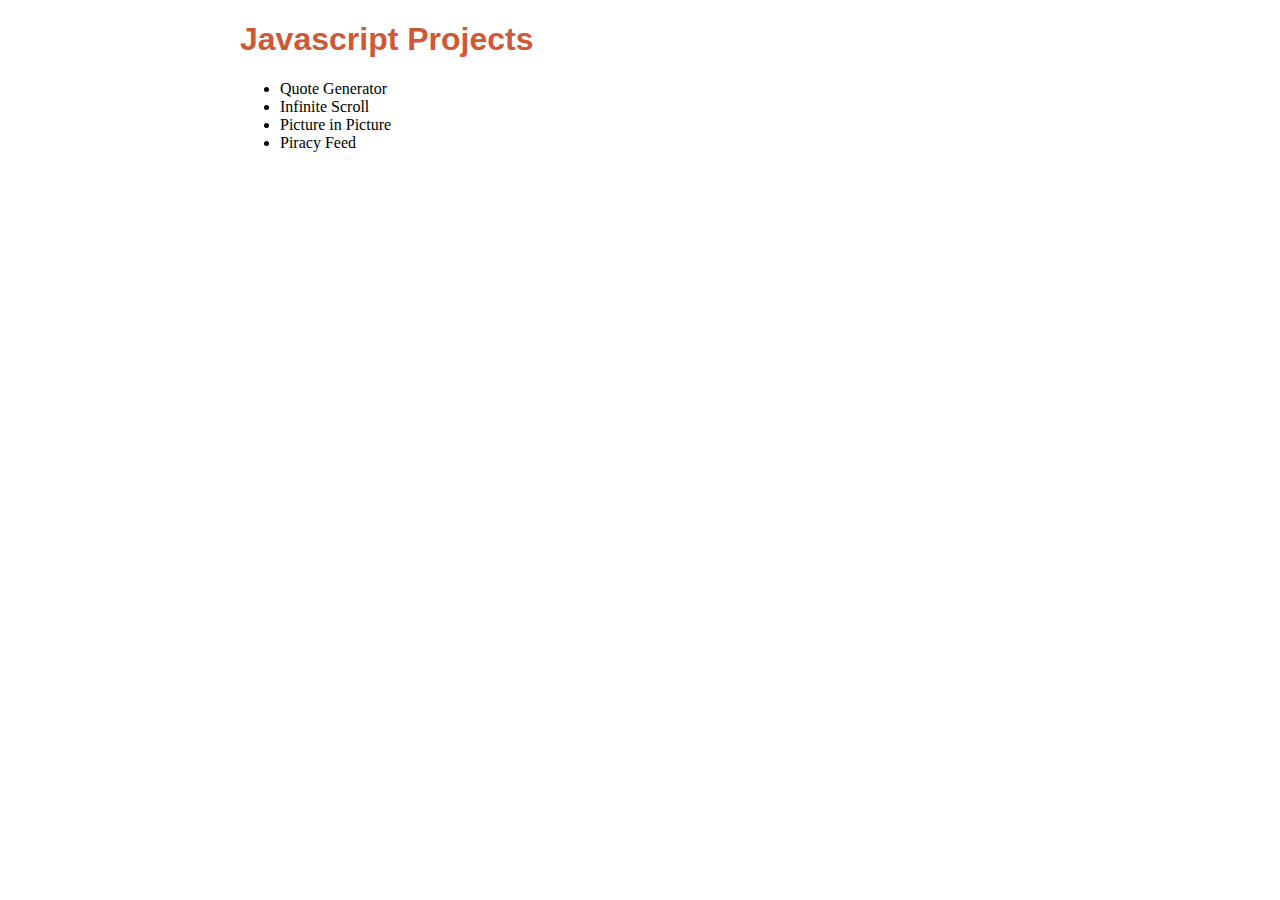
<file: index.html>
<!DOCTYPE html>
<html lang="en">
<head>
  <meta charset="utf-8">
  <title>50 Javascript Projects</title>
  <style>
    body {
        margin: 10px auto;
        max-width: 800px;
    }
    h1 {
      font-family: Impact, sans-serif;
      color: #CE5937;
    }
  </style>
</head>
<body>

  <h1>Javascript Projects</h1>
  <ul>
    <li>Quote Generator</li>
    <li>Infinite Scroll</li>
    <li>Picture in Picture</li>
    <li>Piracy Feed</li>
  </ul>
</body>
</html>
</file>
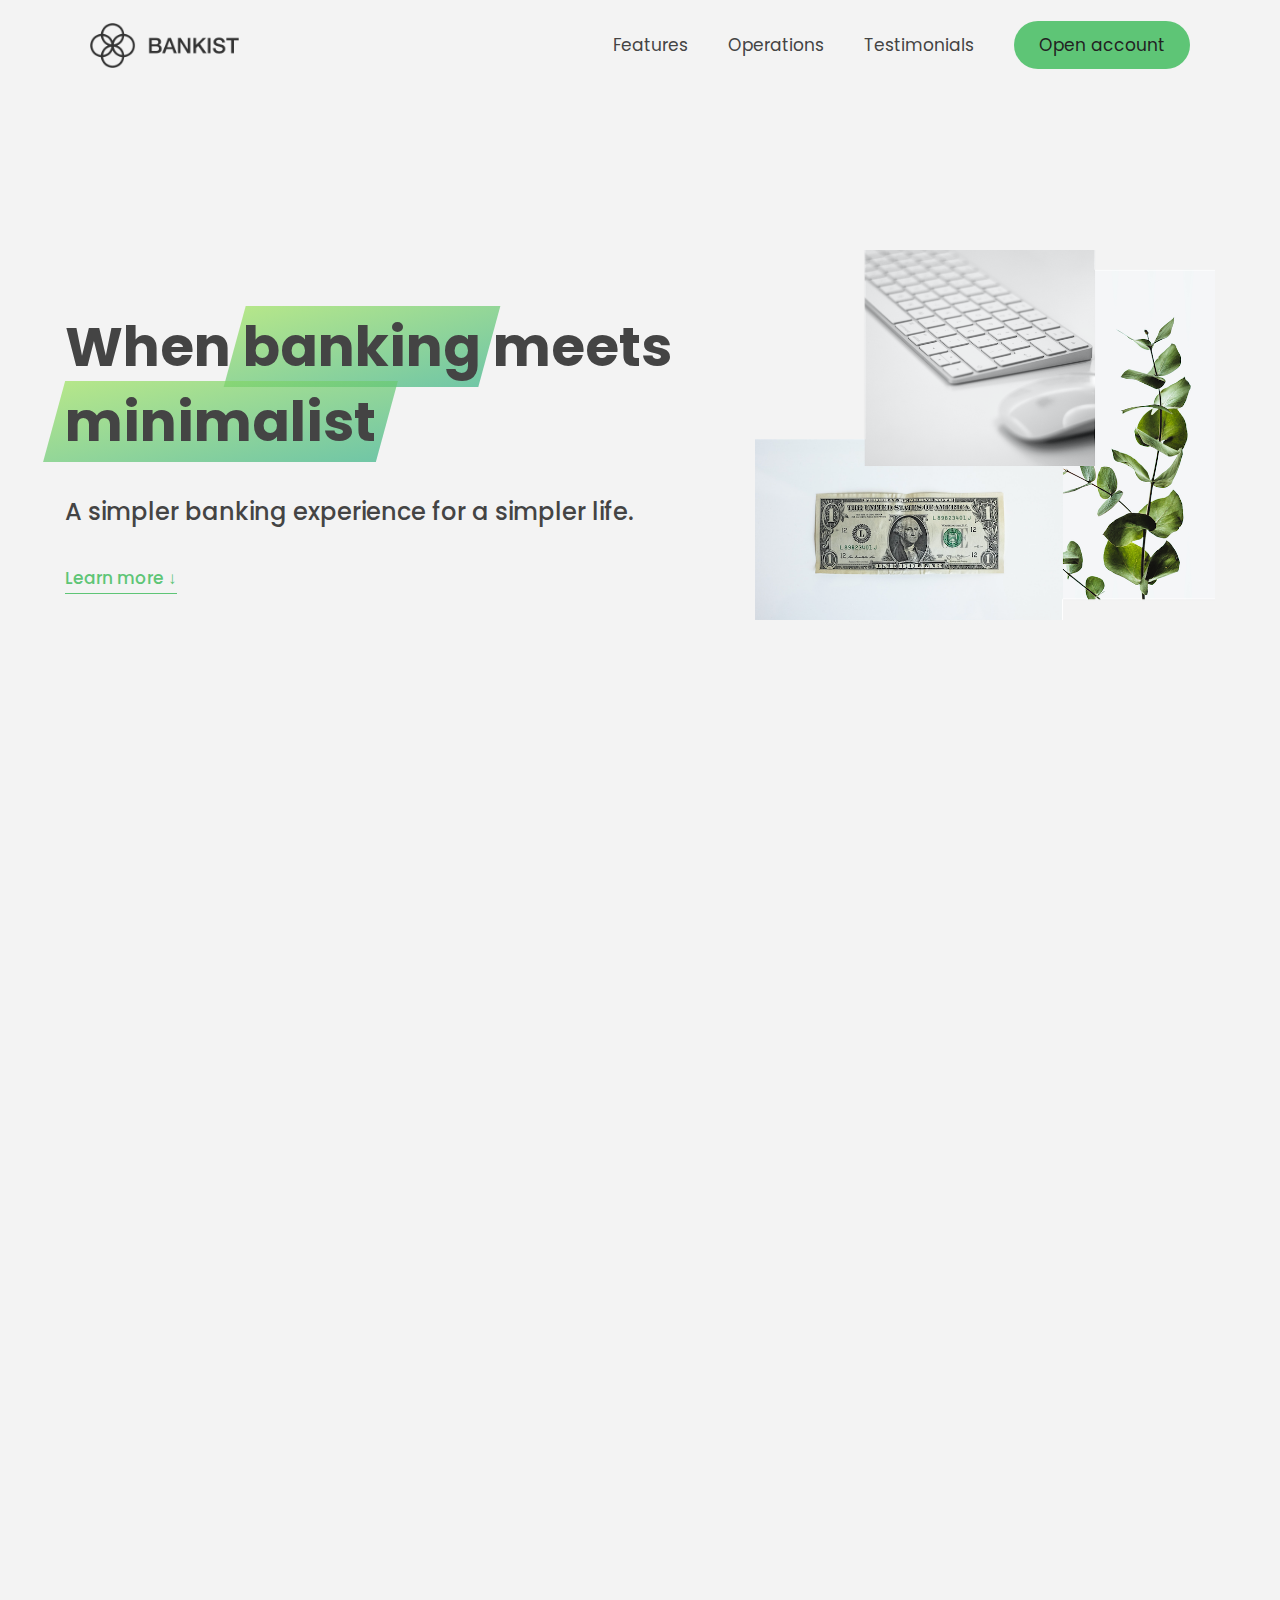
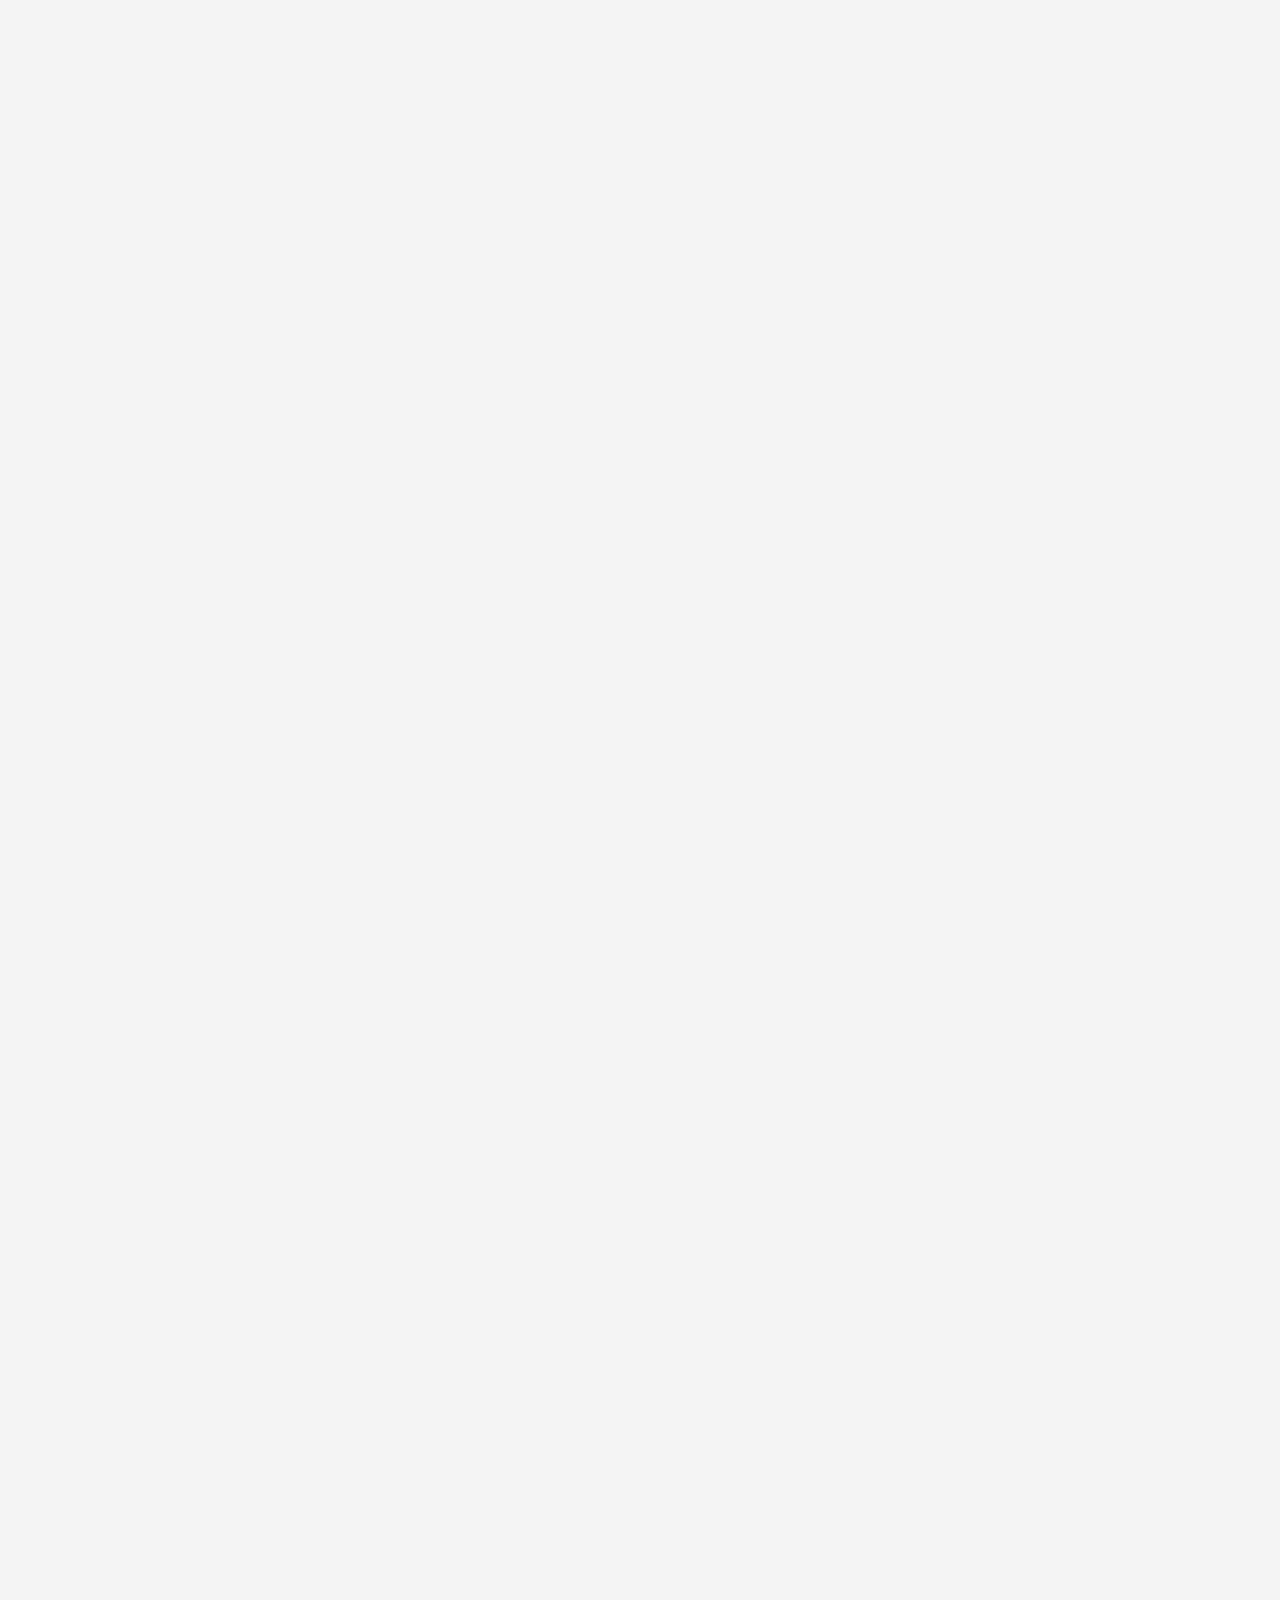
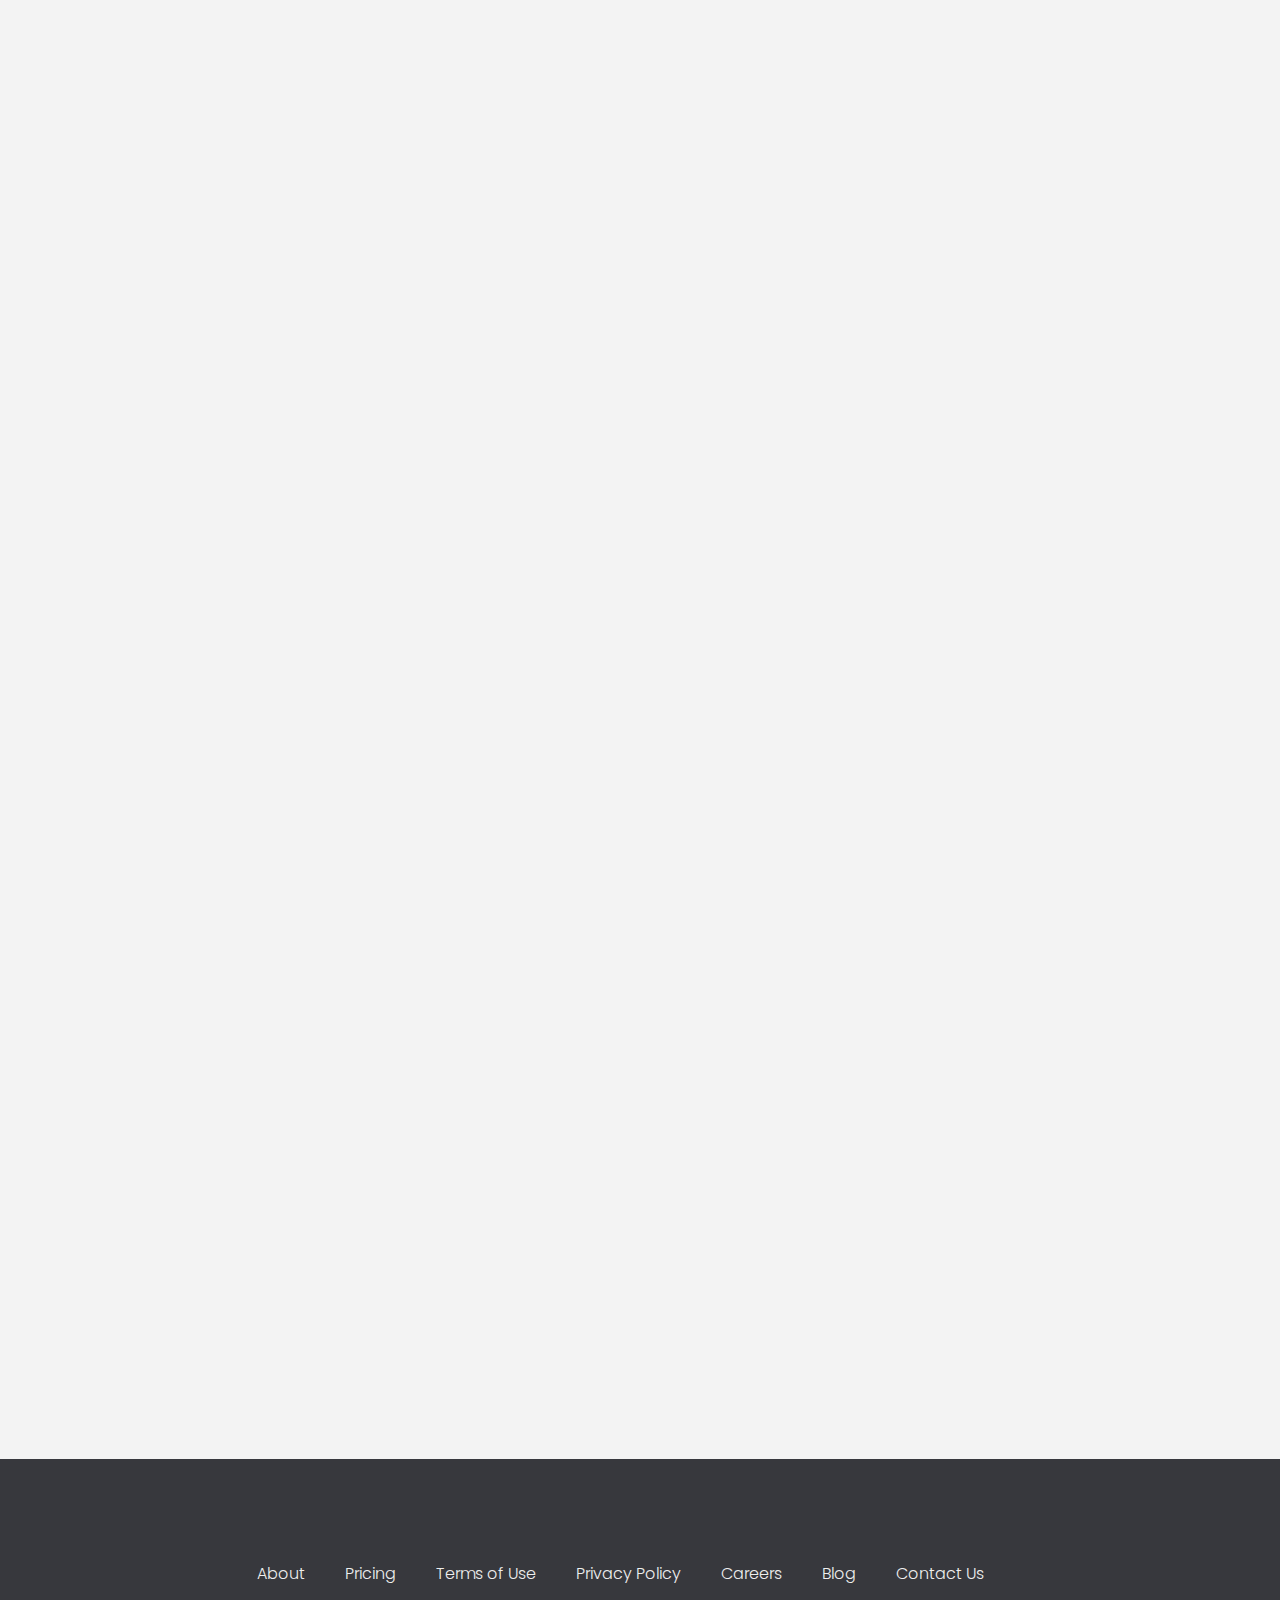
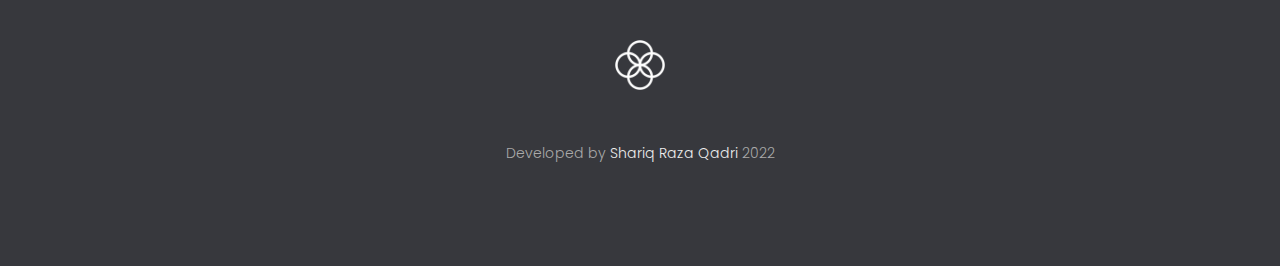
<file: bankist/index.html>
<!DOCTYPE html>
<html lang="en">
  <head>
    <meta charset="UTF-8" />
    <meta name="viewport" content="width=device-width, initial-scale=1.0" />
    <meta http-equiv="X-UA-Compatible" content="ie=edge" />
    <link rel="shortcut icon" type="image/png" href="img/icon.png" />

    <link
      href="https://fonts.googleapis.com/css?family=Poppins:300,400,500,600&display=swap"
      rel="stylesheet"
    />
    <link rel="stylesheet" href="style.css" />
    <title>Bankist | When Banking meets Minimalist</title>
    <script defer src="script.js"></script>
  </head>
  <body>
    <header class="header">
      <nav class="nav">
        <img
          src="img/logo.png"
          alt="Bankist logo"
          class="nav__logo"
          id="logo"
        />
        <ul class="nav__links">
          <li class="nav__item">
            <a class="nav__link" href="#section--1">Features</a>
          </li>
          <li class="nav__item">
            <a class="nav__link" href="#section--2">Operations</a>
          </li>
          <li class="nav__item">
            <a class="nav__link" href="#section--3">Testimonials</a>
          </li>
          <li class="nav__item">
            <a class="nav__link nav__link--btn btn--show-modal" href="#"
              >Open account</a
            >
          </li>
        </ul>
      </nav>

      <div class="header__title">
        <h1>
          When
          <!-- Green highlight effect -->
          <span class="highlight">banking</span>
          meets<br />
          <span class="highlight">minimalist</span>
        </h1>
        <h4>A simpler banking experience for a simpler life.</h4>
        <button class="btn--text btn--scroll-to">Learn more &DownArrow;</button>
        <img
          src="img/hero.png"
          class="header__img"
          alt="Minimalist bank items"
        />
      </div>
    </header>

    <section class="section" id="section--1">
      <div class="section__title">
        <h2 class="section__description">Features</h2>
        <h3 class="section__header">
          Everything you need in a modern bank and more.
        </h3>
      </div>

      <div class="features">
        <img
          src="img/digital-lazy.jpg"
          data-src="img/digital.jpg"
          alt="Computer"
          class="features__img lazy-img"
        />
        <div class="features__feature">
          <div class="features__icon">
            <svg>
              <use xlink:href="img/icons.svg#icon-monitor"></use>
            </svg>
          </div>
          <h5 class="features__header">100% digital bank</h5>
          <p>
            Lorem ipsum dolor sit amet consectetur adipisicing elit. Unde alias
            sint quos? Accusantium a fugiat porro reiciendis saepe quibusdam
            debitis ducimus.
          </p>
        </div>

        <div class="features__feature">
          <div class="features__icon">
            <svg>
              <use xlink:href="img/icons.svg#icon-trending-up"></use>
            </svg>
          </div>
          <h5 class="features__header">Watch your money grow</h5>
          <p>
            Nesciunt quos autem dolorum voluptates cum dolores dicta fuga
            inventore ab? Nulla incidunt eius numquam sequi iste pariatur
            quibusdam!
          </p>
        </div>
        <img
          src="img/grow-lazy.jpg"
          data-src="img/grow.jpg"
          alt="Plant"
          class="features__img lazy-img"
        />

        <img
          src="img/card-lazy.jpg"
          data-src="img/card.jpg"
          alt="Credit card"
          class="features__img lazy-img"
        />
        <div class="features__feature">
          <div class="features__icon">
            <svg>
              <use xlink:href="img/icons.svg#icon-credit-card"></use>
            </svg>
          </div>
          <h5 class="features__header">Free debit card included</h5>
          <p>
            Quasi, fugit in cumque cupiditate reprehenderit debitis animi enim
            eveniet consequatur odit quam quos possimus assumenda dicta fuga
            inventore ab.
          </p>
        </div>
      </div>
    </section>

    <section class="section" id="section--2">
      <div class="section__title">
        <h2 class="section__description">Operations</h2>
        <h3 class="section__header">
          Everything as simple as possible, but no simpler.
        </h3>
      </div>

      <div class="operations">
        <div class="operations__tab-container">
          <button
            class="btn operations__tab operations__tab--1 operations__tab--active"
            data-tab="1"
          >
            <span>01</span>Instant Transfers
          </button>
          <button class="btn operations__tab operations__tab--2" data-tab="2">
            <span>02</span>Instant Loans
          </button>
          <button class="btn operations__tab operations__tab--3" data-tab="3">
            <span>03</span>Instant Closing
          </button>
        </div>
        <div
          class="operations__content operations__content--1 operations__content--active"
        >
          <div class="operations__icon operations__icon--1">
            <svg>
              <use xlink:href="img/icons.svg#icon-upload"></use>
            </svg>
          </div>
          <h5 class="operations__header">
            Tranfser money to anyone, instantly! No fees, no BS.
          </h5>
          <p>
            Lorem ipsum dolor sit amet, consectetur adipisicing elit, sed do
            eiusmod tempor incididunt ut labore et dolore magna aliqua. Ut enim
            ad minim veniam, quis nostrud exercitation ullamco laboris nisi ut
            aliquip ex ea commodo consequat.
          </p>
        </div>

        <div class="operations__content operations__content--2">
          <div class="operations__icon operations__icon--2">
            <svg>
              <use xlink:href="img/icons.svg#icon-home"></use>
            </svg>
          </div>
          <h5 class="operations__header">
            Buy a home or make your dreams come true, with instant loans.
          </h5>
          <p>
            Duis aute irure dolor in reprehenderit in voluptate velit esse
            cillum dolore eu fugiat nulla pariatur. Excepteur sint occaecat
            cupidatat non proident, sunt in culpa qui officia deserunt mollit
            anim id est laborum.
          </p>
        </div>
        <div class="operations__content operations__content--3">
          <div class="operations__icon operations__icon--3">
            <svg>
              <use xlink:href="img/icons.svg#icon-user-x"></use>
            </svg>
          </div>
          <h5 class="operations__header">
            No longer need your account? No problem! Close it instantly.
          </h5>
          <p>
            Excepteur sint occaecat cupidatat non proident, sunt in culpa qui
            officia deserunt mollit anim id est laborum. Ut enim ad minim
            veniam, quis nostrud exercitation ullamco laboris nisi ut aliquip ex
            ea commodo consequat.
          </p>
        </div>
      </div>
    </section>

    <section class="section" id="section--3">
      <div class="section__title section__title--testimonials">
        <h2 class="section__description">Not sure yet?</h2>
        <h3 class="section__header">
          Millions of Bankists are already making their lifes simpler.
        </h3>
      </div>

      <div class="slider">
        <div class="slide slide--1">
          <div class="testimonial">
            <h5 class="testimonial__header">Best financial decision ever!</h5>
            <blockquote class="testimonial__text">
              Lorem ipsum dolor sit, amet consectetur adipisicing elit.
              Accusantium quas quisquam non? Quas voluptate nulla minima
              deleniti optio ullam nesciunt, numquam corporis et asperiores
              laboriosam sunt, praesentium suscipit blanditiis. Necessitatibus
              id alias reiciendis, perferendis facere pariatur dolore veniam
              autem esse non voluptatem saepe provident nihil molestiae.
            </blockquote>
            <address class="testimonial__author">
              <img src="img/user-1.jpg" alt="" class="testimonial__photo" />
              <h6 class="testimonial__name">Aarav Lynn</h6>
              <p class="testimonial__location">San Francisco, USA</p>
            </address>
          </div>
        </div>

        <div class="slide slide--2">
          <div class="testimonial">
            <h5 class="testimonial__header">
              The last step to becoming a complete minimalist
            </h5>
            <blockquote class="testimonial__text">
              Quisquam itaque deserunt ullam, quia ea repellendus provident,
              ducimus neque ipsam modi voluptatibus doloremque, corrupti
              laborum. Incidunt numquam perferendis veritatis neque repellendus.
              Lorem, ipsum dolor sit amet consectetur adipisicing elit. Illo
              deserunt exercitationem deleniti.
            </blockquote>
            <address class="testimonial__author">
              <img src="img/user-2.jpg" alt="" class="testimonial__photo" />
              <h6 class="testimonial__name">Miyah Miles</h6>
              <p class="testimonial__location">London, UK</p>
            </address>
          </div>
        </div>

        <div class="slide slide--3">
          <div class="testimonial">
            <h5 class="testimonial__header">
              Finally free from old-school banks
            </h5>
            <blockquote class="testimonial__text">
              Debitis, nihil sit minus suscipit magni aperiam vel tenetur
              incidunt commodi architecto numquam omnis nulla autem,
              necessitatibus blanditiis modi similique quidem. Odio aliquam
              culpa dicta beatae quod maiores ipsa minus consequatur error sunt,
              deleniti saepe aliquid quos inventore sequi. Necessitatibus id
              alias reiciendis, perferendis facere.
            </blockquote>
            <address class="testimonial__author">
              <img src="img/user-3.jpg" alt="" class="testimonial__photo" />
              <h6 class="testimonial__name">Francisco Gomes</h6>
              <p class="testimonial__location">Lisbon, Portugal</p>
            </address>
          </div>
        </div>

        <!-- <div class="slide"><img src="img/img-1.jpg" alt="Photo 1" /></div>
        <div class="slide"><img src="img/img-2.jpg" alt="Photo 2" /></div>
        <div class="slide"><img src="img/img-3.jpg" alt="Photo 3" /></div>
        <div class="slide"><img src="img/img-4.jpg" alt="Photo 4" /></div> -->
        <button class="slider__btn slider__btn--left">&larr;</button>
        <button class="slider__btn slider__btn--right">&rarr;</button>
        <div class="dots"></div>
      </div>
    </section>

    <section class="section section--sign-up">
      <div class="section__title">
        <h3 class="section__header">
          The best day to join Bankist was one year ago. The second best is
          today!
        </h3>
      </div>
      <button class="btn btn--show-modal">Open your free account today!</button>
    </section>

    <footer class="footer">
      <ul class="footer__nav">
        <li class="footer__item">
          <a class="footer__link" href="#">About</a>
        </li>
        <li class="footer__item">
          <a class="footer__link" href="#">Pricing</a>
        </li>
        <li class="footer__item">
          <a class="footer__link" href="#">Terms of Use</a>
        </li>
        <li class="footer__item">
          <a class="footer__link" href="#">Privacy Policy</a>
        </li>
        <li class="footer__item">
          <a class="footer__link" href="#">Careers</a>
        </li>
        <li class="footer__item">
          <a class="footer__link" href="#">Blog</a>
        </li>
        <li class="footer__item">
          <a class="footer__link" href="#">Contact Us</a>
        </li>
      </ul>
      <img src="img/icon.png" alt="Logo" class="footer__logo" />
      <p class="footer__copyright">
        Developed by
        <a
          class="footer__link twitter-link"
          target="_blank"
          href="https://twitter.com/cosmicqbit"
          >Shariq Raza Qadri</a
        > 2022
      </p>
    </footer>

    <div class="modal hidden">
      <button class="btn--close-modal">&times;</button>
      <h2 class="modal__header">
        Open your bank account <br />
        in just <span class="highlight">5 minutes</span>
      </h2>
      <form class="modal__form">
        <label>First Name</label>
        <input type="text" />
        <label>Last Name</label>
        <input type="text" />
        <label>Email Address</label>
        <input type="email" />
        <button class="btn">Next step &rarr;</button>
      </form>
    </div>
    <div class="overlay hidden"></div>
  </body>
</html>
</file>
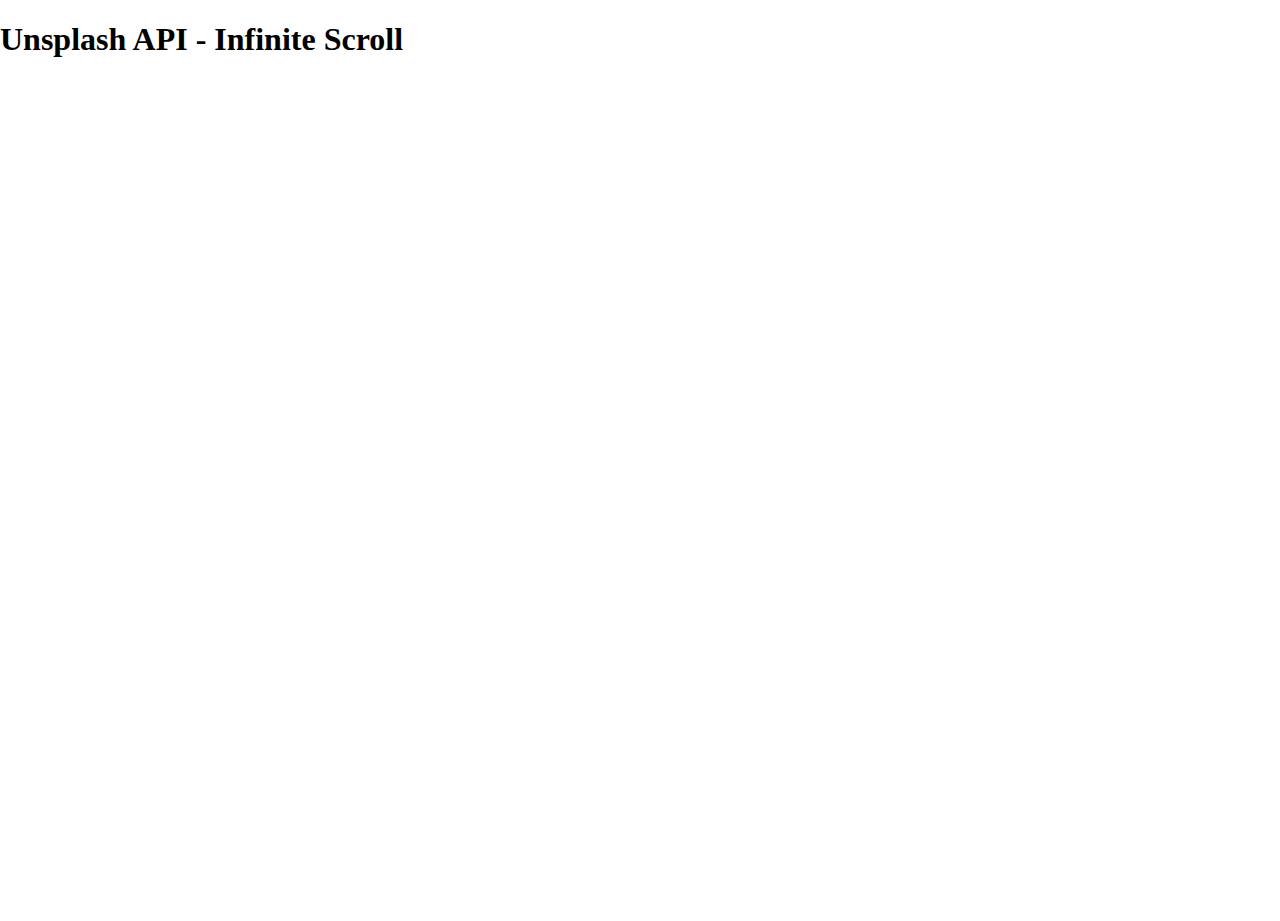
<file: infinite-scroll/index.html>
<!DOCTYPE html>
<html lang="en">
<head>
    <meta charset="UTF-8">
    <meta http-equiv="X-UA-Compatible" content="IE=edge">
    <meta name="viewport" content="width=device-width, initial-scale=1.0">
    <link rel="stylesheet" href="style.css">

    <!-- Favicon -->
    <link rel="icon" type="image/png" href="https://www.google.com/s2/favicons?domain=cosmicqbit.dev">
    
    <title>Infinite Scroll</title>
</head>
<body>
    <!-- Title -->
    <h1>Unsplash API - Infinite Scroll</h1>

    <!-- Loader -->
    <div class="loader" id="loader" hidden>
        <img src="puff.svg" alt="Loading">
    </div>
    <!-- Script -->
    <script src="script.js"></script>
</body>
</html>
</file>
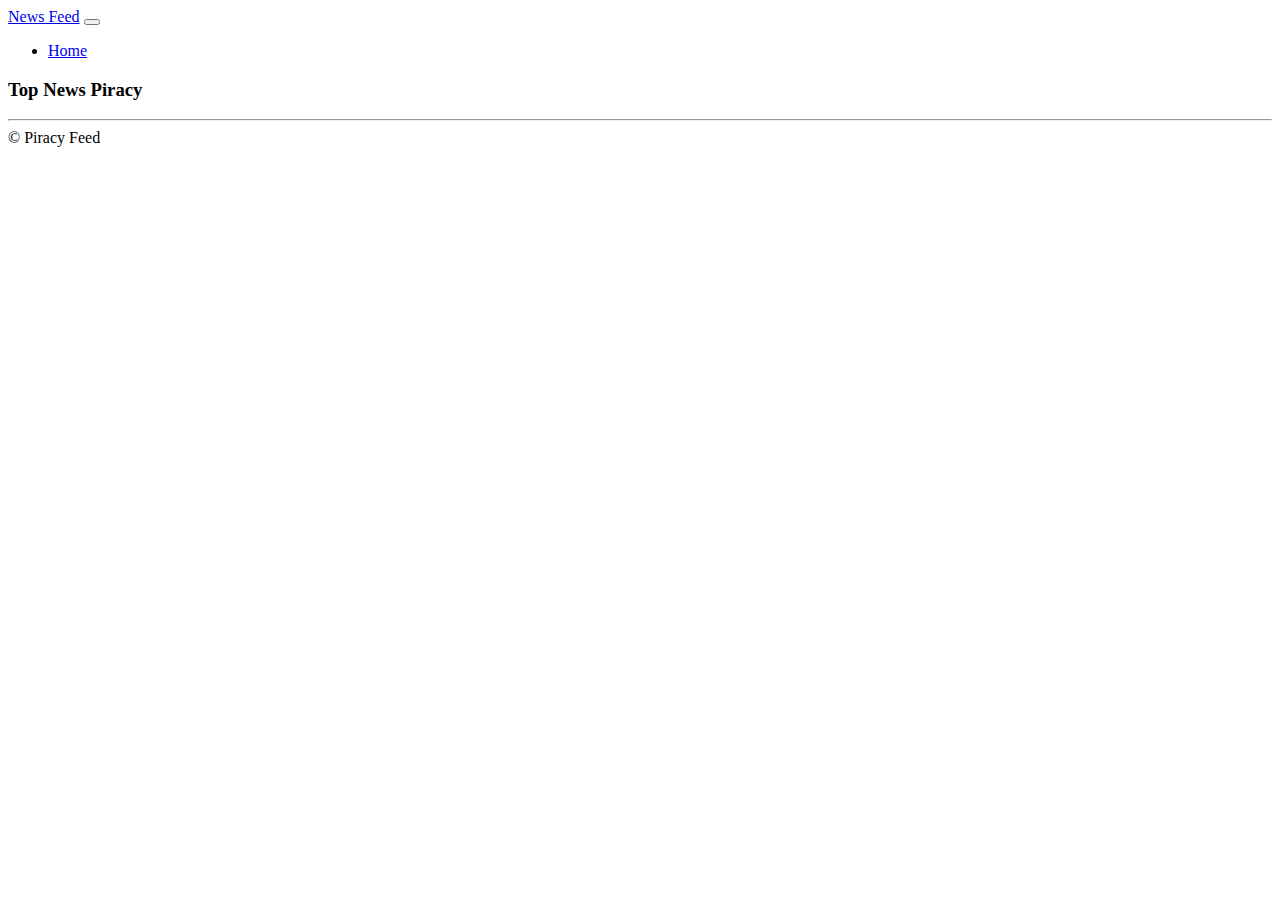
<file: piracy-news/index.html>
<!DOCTYPE html>
<html lang="en">
  <head>
    <!-- Required meta tags -->
    <meta charset="utf-8" />
    <meta name="viewport" content="width=device-width, initial-scale=1" />

    <!-- Bootstrap CSS -->
    <link
      href="https://cdn.jsdelivr.net/npm/bootstrap@5.1.3/dist/css/bootstrap.min.css"
      rel="stylesheet"
      integrity="sha384-1BmE4kWBq78iYhFldvKuhfTAU6auU8tT94WrHftjDbrCEXSU1oBoqyl2QvZ6jIW3"
      crossorigin="anonymous"
    />

    <title>News Feed</title>
  </head>
  <body>
    <nav class="navbar navbar-expand-lg navbar-dark bg-dark py-4 px-5">
      <div class="container-fluid">
        <a class="navbar-brand" href="#">News Feed</a>
        <button
          class="navbar-toggler"
          type="button"
          data-bs-toggle="collapse"
          data-bs-target="#navbarSupportedContent"
          aria-controls="navbarSupportedContent"
          aria-expanded="false"
          aria-label="Toggle navigation"
        >
          <span class="navbar-toggler-icon"></span>
        </button>
        <div class="collapse navbar-collapse" id="navbarSupportedContent">
          <ul class="navbar-nav me-auto mb-2 mb-lg-0">
            <li class="nav-item">
              <a class="nav-link active" aria-current="page" href="#">Home</a>
            </li>
          </ul>
          <!-- <form class="d-flex">
            <input
              class="form-control me-2"
              type="search"
              placeholder="Search"
              aria-label="Search"
            />
            <button class="btn btn-outline-success" type="submit">
              Search
            </button>
          </form> -->
        </div>
      </div>
    </nav>

    <div class="container my-5">
      <h3>Top News <span class="badge bg-info text-dark"> Piracy</span></h3>
      <hr />

      <div class="accordion" id="newsAccordion">
        
      </div>
      <div class="container">
        <footer class="d-flex flex-wrap justify-content-center align-items-center py-3 my-4 border-top">
          <div class="col-md-4 d-flex align-items-center">
            <span class="text-muted">&copy; Piracy Feed </span>
          </div>
        </footer>
        </div>
    </div>

    <script
      src="https://cdn.jsdelivr.net/npm/bootstrap@5.1.3/dist/js/bootstrap.bundle.min.js"
      integrity="sha384-ka7Sk0Gln4gmtz2MlQnikT1wXgYsOg+OMhuP+IlRH9sENBO0LRn5q+8nbTov4+1p"
      crossorigin="anonymous"
    ></script>
    <script src="app.js"></script>
  </body>
</html>
</file>
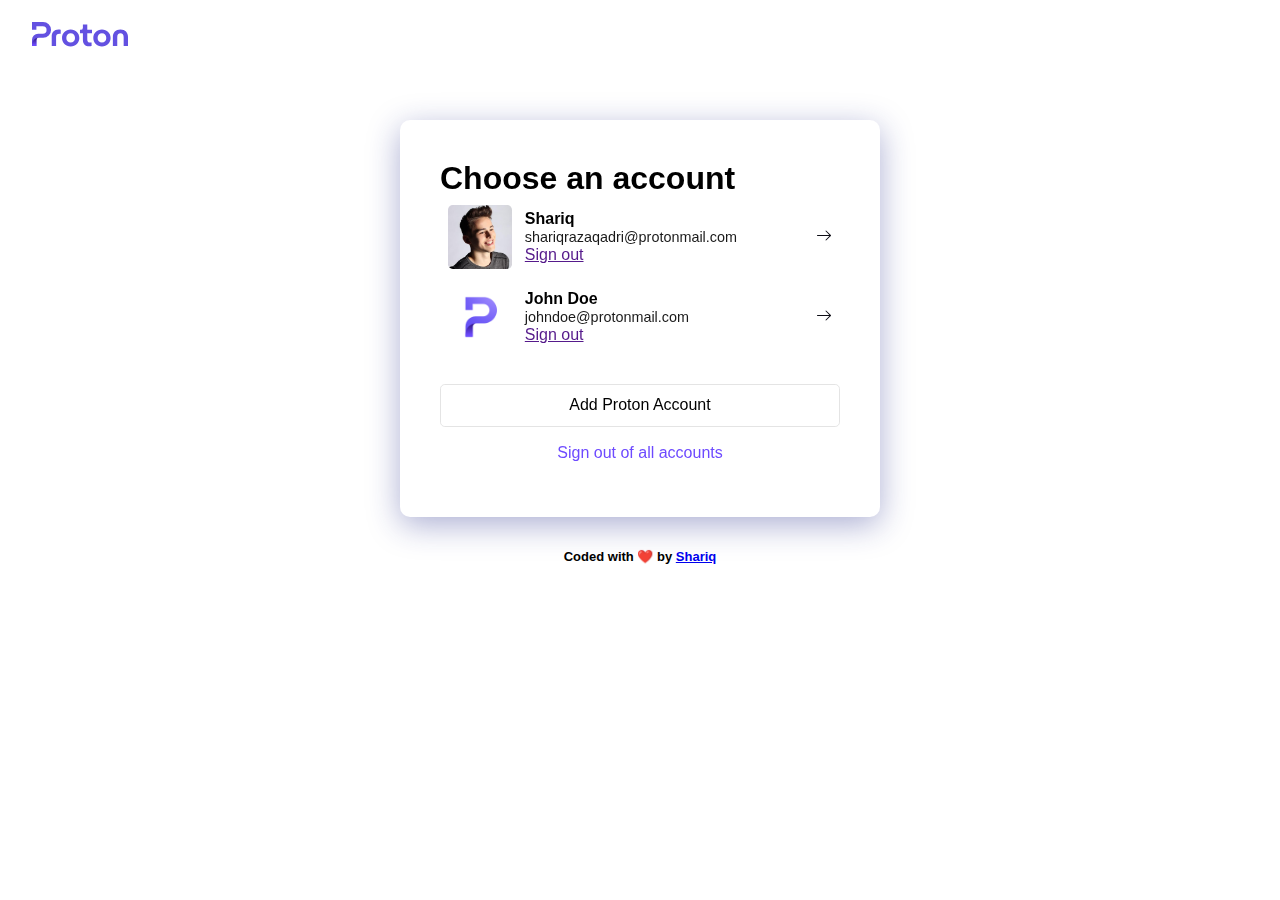
<file: protonmail/index.html>
<!DOCTYPE html>
<html lang="en">
<head>
    <meta charset="UTF-8">
    <meta http-equiv="X-UA-Compatible" content="IE=edge">
    <meta name="viewport" content="width=device-width, initial-scale=1.0">
    <link rel="shortcut icon" href="https://account.proton.me/assets/favicon.ico" type="image/x-icon">
    <link rel="stylesheet" href="style.css">
    <title>Proton Account</title>
</head>
<body>
    <header>
        <div class="logo">
            <svg xmlns="http://www.w3.org/2000/svg" xmlns:xlink="http://www.w3.org/1999/xlink" viewBox="0 0 96 36" width="96" height="36" fill="none" class="logo full" aria-labelledby="logo-0-title"><path fill="#6351E1" d="M0 23.793v6.265h4.397v-5.993a2.199 2.199 0 0 1 2.199-2.199h4.509a7.933 7.933 0 0 0 7.932-7.932A7.932 7.932 0 0 0 11.105 6H0v7.83h4.397v-3.69h6.41a3.754 3.754 0 0 1 3.753 3.753 3.754 3.754 0 0 1-3.753 3.753h-4.66A6.146 6.146 0 0 0 0 23.793z"></path><path fill="url(#logo-0-a)" d="M6.595 21.865A6.594 6.594 0 0 0 0 28.46v1.597h4.397v-5.993a2.199 2.199 0 0 1 2.198-2.199z"></path><path fill="#6351E1" d="M19.717 30.058v-9.544c0-3.894 2.274-6.995 6.822-6.995.73-.01 1.459.07 2.169.24v3.928c-.518-.034-.964-.034-1.172-.034-2.41 0-3.445 1.103-3.445 3.343v9.06l-4.374.002zm10.301-8.098c0-4.789 3.617-8.441 8.648-8.441s8.649 3.652 8.649 8.442c0 4.789-3.618 8.476-8.649 8.476-5.03 0-8.648-3.688-8.648-8.476zm12.99 0c0-2.722-1.827-4.65-4.342-4.65-2.514 0-4.341 1.927-4.341 4.65 0 2.757 1.826 4.652 4.341 4.652 2.516 0 4.342-1.895 4.342-4.651zm18.295 0c0-4.789 3.618-8.441 8.648-8.441 5.031 0 8.649 3.652 8.649 8.442 0 4.789-3.618 8.476-8.648 8.476-5.03 0-8.65-3.688-8.65-8.476zm12.99 0c0-2.722-1.827-4.65-4.342-4.65-2.514 0-4.341 1.927-4.341 4.65 0 2.757 1.826 4.652 4.341 4.652 2.516 0 4.343-1.895 4.343-4.651h-.001zm6.58 8.098v-9.2c0-4.272 2.722-7.339 7.58-7.339 4.824 0 7.546 3.067 7.546 7.34v9.199H91.66v-8.855c0-2.378-1.068-3.86-3.204-3.86s-3.205 1.482-3.205 3.86v8.855h-4.378zM59.994 17.343h-4.72v6.032c0 2.102.757 3.066 2.928 3.066.207 0 .723 0 1.379-.034v3.549c-.896.241-1.687.379-2.55.379-3.652 0-6.134-2.205-6.134-6.374v-6.618H47.97v-3.48h.73a2.199 2.199 0 0 0 2.198-2.198v-3.28h4.377v5.481h4.72v3.477z"></path><defs><linearGradient id="logo-0-a" x1="3.297" x2="3.297" y1="28.872" y2="19.667" gradientUnits="userSpaceOnUse"><stop stop-color="#6D4BFD"></stop><stop offset="1" stop-color="#1C0554"></stop></linearGradient></defs><title id="logo-0-title">Proton</title></svg>
        </div>
    </header>

    <main>
        <div class="container">
            <h1 id="title">Choose an account</h1>

            <div class="content">
                <div class="accounts">

                    <div class="account">
                        <img src="avatar.jpeg" alt="pfp" class="pfp">
                        <div class="account--details">
                            <p class="acc-name">Shariq</p>
                            <span>shariqrazaqadri@protonmail.com</span>
                            <p><a href="">Sign out</a></p>
                        </div>
                        <div class="arrow">
                            <img src="svgexport-4.svg">
                        </div>
                    </div>
                    
                    <div class="account">
                        <img src="apple-touch-icon-76x76.png" alt="pfp" class="pfp">
                        <div class="account--details">
                            <p class="acc-name">John Doe</p>
                            <span>johndoe@protonmail.com</span>
                            <p><a href="">Sign out</a></p>
                        </div>
                        <div class="arrow">
                            <img src="svgexport-4.svg">
                        </div>
                    </div>
                </div>

                <div class="btns">
                    <a class="btn btn--add">Add Proton Account</a>
                    <a class="btn btn--signout">Sign out of all accounts</a>
                </div>
            </div>
        </div>

        <div class="copyright">
            <p>Coded with ❤️ by <a href="https://twitter.com/cosmicqbit" target="_blank">Shariq</a></p>
        </div>
    </main>
</body>
</html>
</file>
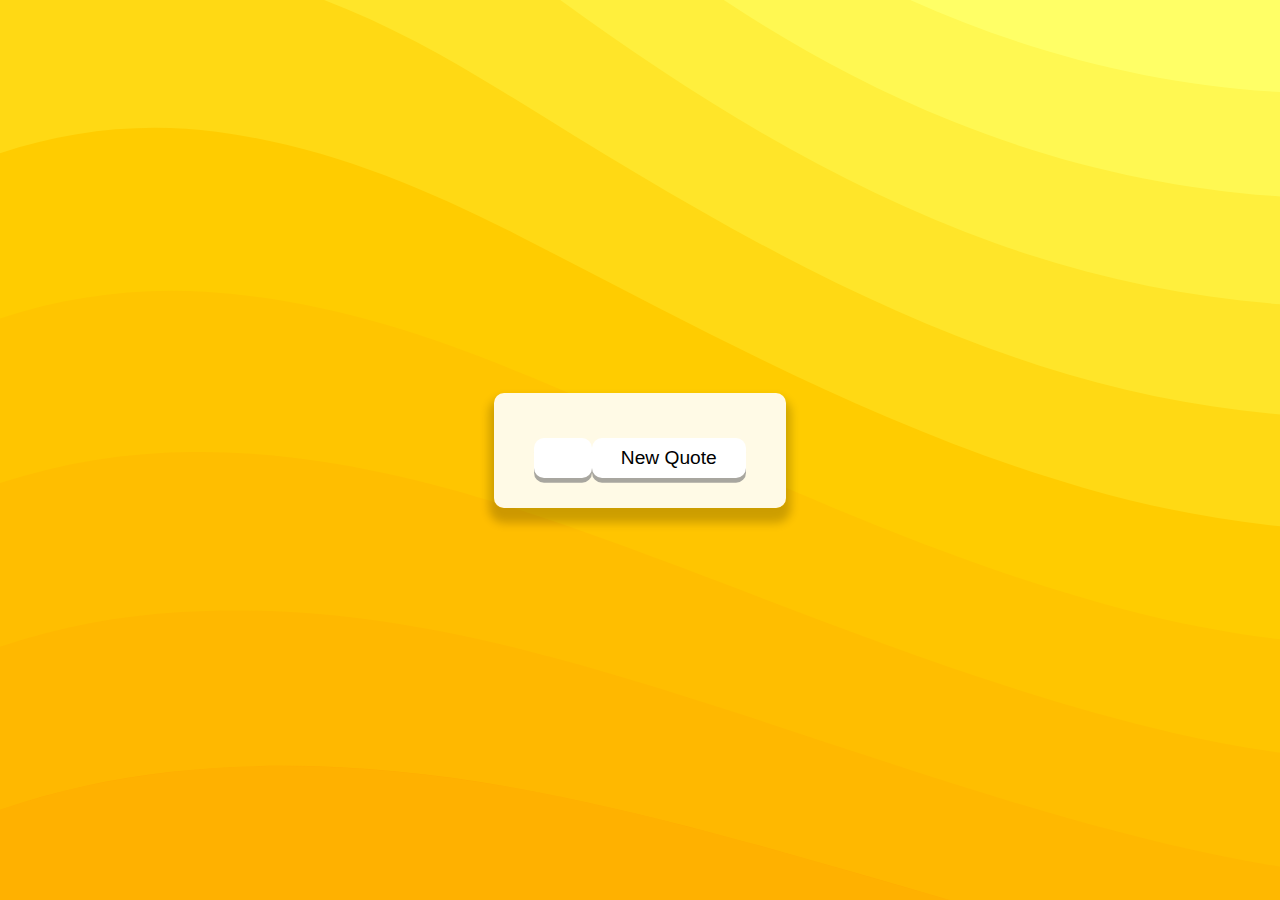
<file: quote-generator/index.html>
<!DOCTYPE html>
<html lang="en">
<head>
    <meta charset="UTF-8">
    <meta http-equiv="X-UA-Compatible" content="IE=edge">
    <meta name="viewport" content="width=device-width, initial-scale=1.0">
    <link rel="stylesheet" href="style.css">

    <!-- Favicon -->
    <link rel="icon" type="image/png" href="https://www.google.com/s2/favicons?domain=cosmicqbit.dev">

    <!-- FontAwesome -->
    <link rel="stylesheet" href="https://cdnjs.cloudflare.com/ajax/libs/font-awesome/6.1.1/css/all.min.css" integrity="sha512-KfkfwYDsLkIlwQp6LFnl8zNdLGxu9YAA1QvwINks4PhcElQSvqcyVLLD9aMhXd13uQjoXtEKNosOWaZqXgel0g==" crossorigin="anonymous" referrerpolicy="no-referrer" />
    
    <title>Quote Generator</title>
</head>
<body>
    <div class="quote-container" id="quote-container">
        <!-- Quote Element -->
        <div class="quote-text">
            <i class="fas fa-quote-left"></i>
            <span id="quote"></span>
        </div>
        <!-- Author -->
        <div class="quote-author">
            <span id="author"></span>
        </div>
        <!-- Buttons -->
        <div class="button-container">
            <button class="twitter-button" id="twitter" title=""Tweet This!>
                <i class="fab fa-twitter"></i>
            </button>
            <button id="new-quote">New Quote</button>
        </div>
    </div>

    <!-- Loader -->
    <!-- <div class="loader" id="loader"></div> -->

    <!-- Script -->
    <script src="script.js"></script>
</body>
</html>
</file>
<file: bankist/style.css>
/* The page is NOT responsive. You can implement responsiveness yourself if you wanna have some fun 😃 */

:root {
  --color-primary: #5ec576;
  --color-secondary: #ffcb03;
  --color-tertiary: #ff585f;
  --color-primary-darker: #4bbb7d;
  --color-secondary-darker: #ffbb00;
  --color-tertiary-darker: #fd424b;
  --color-primary-opacity: #5ec5763a;
  --color-secondary-opacity: #ffcd0331;
  --color-tertiary-opacity: #ff58602d;
  --gradient-primary: linear-gradient(to top left, #39b385, #9be15d);
  --gradient-secondary: linear-gradient(to top left, #ffb003, #ffcb03);
}

* {
  margin: 0;
  padding: 0;
  box-sizing: inherit;
}

html {
  font-size: 62.5%;
  box-sizing: border-box;
}

body {
  font-family: 'Poppins', sans-serif;
  font-weight: 300;
  color: #444;
  line-height: 1.9;
  background-color: #f3f3f3;
}

/* GENERAL ELEMENTS */
.section {
  padding: 15rem 3rem;
  border-top: 1px solid #ddd;

  transition: transform 1s, opacity 1s;
}

.section--hidden {
  opacity: 0;
  transform: translateY(8rem);
}

.section__title {
  max-width: 80rem;
  margin: 0 auto 8rem auto;
}

.section__description {
  font-size: 1.8rem;
  font-weight: 600;
  text-transform: uppercase;
  color: var(--color-primary);
  margin-bottom: 1rem;
}

.section__header {
  font-size: 4rem;
  line-height: 1.3;
  font-weight: 500;
}

.btn {
  display: inline-block;
  background-color: var(--color-primary);
  font-size: 1.6rem;
  font-family: inherit;
  font-weight: 500;
  border: none;
  padding: 1.25rem 4.5rem;
  border-radius: 10rem;
  cursor: pointer;
  transition: all 0.3s;
}

.btn:hover {
  background-color: var(--color-primary-darker);
}

.btn--text {
  display: inline-block;
  background: none;
  font-size: 1.7rem;
  font-family: inherit;
  font-weight: 500;
  color: var(--color-primary);
  border: none;
  border-bottom: 1px solid currentColor;
  padding-bottom: 2px;
  cursor: pointer;
  transition: all 0.3s;
}

p {
  color: #666;
}

/* This is BAD for accessibility! Don't do in the real world! */
button:focus {
  outline: none;
}

img {
  transition: filter 0.5s;
}

.lazy-img {
  filter: blur(20px);
}

/* NAVIGATION */
.nav {
  display: flex;
  justify-content: space-between;
  align-items: center;
  height: 9rem;
  width: 100%;
  padding: 0 6rem;
  z-index: 100;
}

/* nav and stickly class at the same time */
.nav.sticky {
  position: fixed;
  background-color: rgba(255, 255, 255, 0.95);
}

.nav__logo {
  height: 4.5rem;
  transition: all 0.3s;
}

.nav__links {
  display: flex;
  align-items: center;
  list-style: none;
}

.nav__item {
  margin-left: 4rem;
}

.nav__link:link,
.nav__link:visited {
  font-size: 1.7rem;
  font-weight: 400;
  color: inherit;
  text-decoration: none;
  display: block;
  transition: all 0.3s;
}

.nav__link--btn:link,
.nav__link--btn:visited {
  padding: 0.8rem 2.5rem;
  border-radius: 3rem;
  background-color: var(--color-primary);
  color: #222;
}

.nav__link--btn:hover,
.nav__link--btn:active {
  color: inherit;
  background-color: var(--color-primary-darker);
  color: #333;
}

/* HEADER */
.header {
  padding: 0 3rem;
  height: 100vh;
  display: flex;
  flex-direction: column;
  align-items: center;
}

.header__title {
  flex: 1;

  max-width: 115rem;
  display: grid;
  grid-template-columns: 3fr 2fr;
  row-gap: 3rem;
  align-content: center;
  justify-content: center;

  align-items: start;
  justify-items: start;
}

h1 {
  font-size: 5.5rem;
  line-height: 1.35;
}

h4 {
  font-size: 2.4rem;
  font-weight: 500;
}

.header__img {
  width: 100%;
  grid-column: 2 / 3;
  grid-row: 1 / span 4;
  transform: translateY(-6rem);
}

.highlight {
  position: relative;
}

.highlight::after {
  display: block;
  content: '';
  position: absolute;
  bottom: 0;
  left: 0;
  height: 100%;
  width: 100%;
  z-index: -1;
  opacity: 0.7;
  transform: scale(1.07, 1.05) skewX(-15deg);
  background-image: var(--gradient-primary);
}

/* FEATURES */
.features {
  display: grid;
  grid-template-columns: 1fr 1fr;
  gap: 4rem;
  margin: 0 12rem;
}

.features__img {
  width: 100%;
}

.features__feature {
  align-self: center;
  justify-self: center;
  width: 70%;
  font-size: 1.5rem;
}

.features__icon {
  display: flex;
  align-items: center;
  justify-content: center;
  background-color: var(--color-primary-opacity);
  height: 5.5rem;
  width: 5.5rem;
  border-radius: 50%;
  margin-bottom: 2rem;
}

.features__icon svg {
  height: 2.5rem;
  width: 2.5rem;
  fill: var(--color-primary);
}

.features__header {
  font-size: 2rem;
  margin-bottom: 1rem;
}

/* OPERATIONS */
.operations {
  max-width: 100rem;
  margin: 12rem auto 0 auto;

  background-color: #fff;
}

.operations__tab-container {
  display: flex;
  justify-content: center;
}

.operations__tab {
  margin-right: 2.5rem;
  transform: translateY(-50%);
}

.operations__tab span {
  margin-right: 1rem;
  font-weight: 600;
  display: inline-block;
}

.operations__tab--1 {
  background-color: var(--color-secondary);
}

.operations__tab--1:hover {
  background-color: var(--color-secondary-darker);
}

.operations__tab--3 {
  background-color: var(--color-tertiary);
  margin: 0;
}

.operations__tab--3:hover {
  background-color: var(--color-tertiary-darker);
}

.operations__tab--active {
  transform: translateY(-66%);
}

.operations__content {
  display: none;

  /* JUST PRESENTATIONAL */
  font-size: 1.7rem;
  padding: 2.5rem 7rem 6.5rem 7rem;
}

.operations__content--active {
  display: grid;
  grid-template-columns: 7rem 1fr;
  column-gap: 3rem;
  row-gap: 0.5rem;
}

.operations__header {
  font-size: 2.25rem;
  font-weight: 500;
  align-self: center;
}

.operations__icon {
  display: flex;
  align-items: center;
  justify-content: center;
  height: 7rem;
  width: 7rem;
  border-radius: 50%;
}

.operations__icon svg {
  height: 2.75rem;
  width: 2.75rem;
}

.operations__content p {
  grid-column: 2;
}

.operations__icon--1 {
  background-color: var(--color-secondary-opacity);
}
.operations__icon--2 {
  background-color: var(--color-primary-opacity);
}
.operations__icon--3 {
  background-color: var(--color-tertiary-opacity);
}
.operations__icon--1 svg {
  fill: var(--color-secondary-darker);
}
.operations__icon--2 svg {
  fill: var(--color-primary);
}
.operations__icon--3 svg {
  fill: var(--color-tertiary);
}

/* SLIDER */
.slider {
  max-width: 100rem;
  height: 50rem;
  margin: 0 auto;
  position: relative;

  /* IN THE END */
  overflow: hidden;
}

.slide {
  position: absolute;
  top: 0;
  width: 100%;
  height: 50rem;

  display: flex;
  align-items: center;
  justify-content: center;

  /* THIS creates the animation! */
  transition: transform 1s;
}

.slide > img {
  /* Only for images that have different size than slide */
  width: 100%;
  height: 100%;
  object-fit: cover;
}

.slider__btn {
  position: absolute;
  top: 50%;
  z-index: 10;

  border: none;
  background: rgba(255, 255, 255, 0.7);
  font-family: inherit;
  color: #333;
  border-radius: 50%;
  height: 5.5rem;
  width: 5.5rem;
  font-size: 3.25rem;
  cursor: pointer;
}

.slider__btn--left {
  left: 6%;
  transform: translate(-50%, -50%);
}

.slider__btn--right {
  right: 6%;
  transform: translate(50%, -50%);
}

.dots {
  position: absolute;
  bottom: 5%;
  left: 50%;
  transform: translateX(-50%);
  display: flex;
}

.dots__dot {
  border: none;
  background-color: #b9b9b9;
  opacity: 0.7;
  height: 1rem;
  width: 1rem;
  border-radius: 50%;
  margin-right: 1.75rem;
  cursor: pointer;
  transition: all 0.5s;

  /* Only necessary when overlying images */
  /* box-shadow: 0 0.6rem 1.5rem rgba(0, 0, 0, 0.7); */
}

.dots__dot:last-child {
  margin: 0;
}

.dots__dot--active {
  background-color: #fff;
  /* background-color: #888; */
  opacity: 1;
}

/* TESTIMONIALS */
.testimonial {
  width: 65%;
  position: relative;
}

.testimonial::before {
  content: '\201C';
  position: absolute;
  top: -5.7rem;
  left: -6.8rem;
  line-height: 1;
  font-size: 20rem;
  font-family: inherit;
  color: var(--color-primary);
  z-index: -1;
}

.testimonial__header {
  font-size: 2.25rem;
  font-weight: 500;
  margin-bottom: 1.5rem;
}

.testimonial__text {
  font-size: 1.7rem;
  margin-bottom: 3.5rem;
  color: #666;
}

.testimonial__author {
  margin-left: 3rem;
  font-style: normal;

  display: grid;
  grid-template-columns: 6.5rem 1fr;
  column-gap: 2rem;
}

.testimonial__photo {
  grid-row: 1 / span 2;
  width: 6.5rem;
  border-radius: 50%;
}

.testimonial__name {
  font-size: 1.7rem;
  font-weight: 500;
  align-self: end;
  margin: 0;
}

.testimonial__location {
  font-size: 1.5rem;
}

.section__title--testimonials {
  margin-bottom: 4rem;
}

/* SIGNUP */
.section--sign-up {
  background-color: #37383d;
  border-top: none;
  border-bottom: 1px solid #444;
  text-align: center;
  padding: 10rem 3rem;
}

.section--sign-up .section__header {
  color: #fff;
  text-align: center;
}

.section--sign-up .section__title {
  margin-bottom: 6rem;
}

.section--sign-up .btn {
  font-size: 1.9rem;
  padding: 2rem 5rem;
}

/* FOOTER */
.footer {
  padding: 10rem 3rem;
  background-color: #37383d;
}

.footer__nav {
  list-style: none;
  display: flex;
  justify-content: center;
  margin-bottom: 5rem;
}

.footer__item {
  margin-right: 4rem;
}

.footer__link {
  font-size: 1.6rem;
  color: #eee;
  text-decoration: none;
}

.footer__logo {
  height: 5rem;
  display: block;
  margin: 0 auto;
  margin-bottom: 5rem;
}

.footer__copyright {
  font-size: 1.4rem;
  color: #aaa;
  text-align: center;
}

.footer__copyright .footer__link {
  font-size: 1.4rem;
}

/* MODAL WINDOW */
.modal {
  position: fixed;
  top: 50%;
  left: 50%;
  transform: translate(-50%, -50%);
  max-width: 60rem;
  background-color: #f3f3f3;
  padding: 5rem 6rem;
  box-shadow: 0 4rem 6rem rgba(0, 0, 0, 0.3);
  z-index: 1000;
  transition: all 0.5s;
}

.overlay {
  position: fixed;
  top: 0;
  left: 0;
  width: 100%;
  height: 100%;
  background-color: rgba(0, 0, 0, 0.5);
  backdrop-filter: blur(4px);
  z-index: 100;
  transition: all 0.5s;
}

.modal__header {
  font-size: 3.25rem;
  margin-bottom: 4.5rem;
  line-height: 1.5;
}

.modal__form {
  margin: 0 3rem;
  display: grid;
  grid-template-columns: 1fr 2fr;
  align-items: center;
  gap: 2.5rem;
}

.modal__form label {
  font-size: 1.7rem;
  font-weight: 500;
}

.modal__form input {
  font-size: 1.7rem;
  padding: 1rem 1.5rem;
  border: 1px solid #ddd;
  border-radius: 0.5rem;
}

.modal__form button {
  grid-column: 1 / span 2;
  justify-self: center;
  margin-top: 1rem;
}

.btn--close-modal {
  font-family: inherit;
  color: inherit;
  position: absolute;
  top: 0.5rem;
  right: 2rem;
  font-size: 4rem;
  cursor: pointer;
  border: none;
  background: none;
}

.hidden {
  visibility: hidden;
  opacity: 0;
}

/* COOKIE MESSAGE */
.cookie-message {
  display: flex;
  align-items: center;
  justify-content: space-evenly;
  width: 100%;
  background-color: white;
  color: #bbb;
  font-size: 1.5rem;
  font-weight: 400;
}
</file>
<file: infinite-scroll/style.css>
html {
    box-sizing: border-box;
}

body {
    margin: 0;
    min-height: 100vh;
}
</file>
<file: protonmail/style.css>
@import url(https://fonts.bunny.net/css?family=noto-sans-display:100,300,600);

* {
    margin: 0;
    padding: 0;
    box-sizing: border-box;
    /* border: 1px solid red; */
}

body {
    font-family: 'Noto Sans Display', sans-serif;
}

header {
    margin: 1em 2em 4em;
}

main, .copyright {
    margin: 0 auto;
    max-width: 1000px;
    justify-content: center;
    align-items: center;
}

.container {
    max-width: 480px;
    margin: 0 auto 2rem;
    padding: 2.5rem;
    /* Glassmorphism */
    background: rgba( 144, 19, 254, 0.001 );
    box-shadow: 0 8px 32px 0 rgba( 31, 38, 135, 0.37 );
    backdrop-filter: blur( 4.9px );
    -webkit-backdrop-filter: blur( 4.9px );
    border-radius: 10px;
}

.content, .btns {
    display: flex;
    flex-direction: column;
}

.pfp {
    width: 4rem;
    height: 4rem;
    object-fit: cover;
    margin-right: 0.8rem;
    border-radius: 0.3rem;
}

span {
    font-size: 0.9rem;
    opacity: 0.9;
}

.head {
    margin-block-end: 2rem;
}

.head p {
    font-size: small;
}

.accounts {
    display: flex;
    flex-direction: column;
    margin-block-end: 1.5rem;
}

.account {
    display: flex;
    justify-content: space-between;
    align-items: center;
    padding: 0.5rem;
    border:transparent;
    border-radius: 0.5rem;
}

.account--details {
    flex-grow: 1;
}

.account--details a:hover {
    text-decoration: none;
}

.account:hover, .btn:hover {
    background-color: #f1f1f1;
    cursor: pointer;
}

.acc-name {
    font-weight: bold;
}

.arrow {
    margin-left: auto;
}

a:active {
    color: #6243e6;
}

hr {
    border: 0.1px solid rgb(211, 211, 211);
    margin: 0.6em;
}

.btn {
    margin: 0.2em 0;
    padding: 0.7rem ;
    font-weight: 500;
    cursor: pointer;
    text-align: center;
    border-radius: 0.3rem;
}

.btn--add {
    border: 1px solid #e4e4e4;
    font-weight: 500;
}

.btn--signout {
    color: #6d4aff;
}

.copyright {
    text-align: center;
    font-size:small;
    font-weight: 600;
}

@media screen and (max-width: 600px) {
    .container {
        max-width: 480px;
        margin: 0 auto 2rem;
        padding: 2.5rem;
        box-shadow: none;
    }
}
</file>
<file: quote-generator/style.css>
@import url('https://fonts.googleapis.com/css2?family=Josefin+Sans:wght@400;500;600;700&family=Lato:wght@300&display=swap');

*{
    /* border: 1px solid red; */
}

html {
    box-sizing: border-box;
}

body {
    margin: 0;
    min-height: 100vh;
    background-color: #ffaa00;
    background-image: url("data:image/svg+xml,%3Csvg xmlns='http://www.w3.org/2000/svg' width='100%25' height='100%25' viewBox='0 0 1600 800'%3E%3Cg %3E%3Cpath fill='%23ffb100' d='M486 705.8c-109.3-21.8-223.4-32.2-335.3-19.4C99.5 692.1 49 703 0 719.8V800h843.8c-115.9-33.2-230.8-68.1-347.6-92.2C492.8 707.1 489.4 706.5 486 705.8z'/%3E%3Cpath fill='%23ffb800' d='M1600 0H0v719.8c49-16.8 99.5-27.8 150.7-33.5c111.9-12.7 226-2.4 335.3 19.4c3.4 0.7 6.8 1.4 10.2 2c116.8 24 231.7 59 347.6 92.2H1600V0z'/%3E%3Cpath fill='%23ffbe00' d='M478.4 581c3.2 0.8 6.4 1.7 9.5 2.5c196.2 52.5 388.7 133.5 593.5 176.6c174.2 36.6 349.5 29.2 518.6-10.2V0H0v574.9c52.3-17.6 106.5-27.7 161.1-30.9C268.4 537.4 375.7 554.2 478.4 581z'/%3E%3Cpath fill='%23ffc500' d='M0 0v429.4c55.6-18.4 113.5-27.3 171.4-27.7c102.8-0.8 203.2 22.7 299.3 54.5c3 1 5.9 2 8.9 3c183.6 62 365.7 146.1 562.4 192.1c186.7 43.7 376.3 34.4 557.9-12.6V0H0z'/%3E%3Cpath fill='%23ffcc00' d='M181.8 259.4c98.2 6 191.9 35.2 281.3 72.1c2.8 1.1 5.5 2.3 8.3 3.4c171 71.6 342.7 158.5 531.3 207.7c198.8 51.8 403.4 40.8 597.3-14.8V0H0v283.2C59 263.6 120.6 255.7 181.8 259.4z'/%3E%3Cpath fill='%23ffd914' d='M1600 0H0v136.3c62.3-20.9 127.7-27.5 192.2-19.2c93.6 12.1 180.5 47.7 263.3 89.6c2.6 1.3 5.1 2.6 7.7 3.9c158.4 81.1 319.7 170.9 500.3 223.2c210.5 61 430.8 49 636.6-16.6V0z'/%3E%3Cpath fill='%23ffe529' d='M454.9 86.3C600.7 177 751.6 269.3 924.1 325c208.6 67.4 431.3 60.8 637.9-5.3c12.8-4.1 25.4-8.4 38.1-12.9V0H288.1c56 21.3 108.7 50.6 159.7 82C450.2 83.4 452.5 84.9 454.9 86.3z'/%3E%3Cpath fill='%23ffef3d' d='M1600 0H498c118.1 85.8 243.5 164.5 386.8 216.2c191.8 69.2 400 74.7 595 21.1c40.8-11.2 81.1-25.2 120.3-41.7V0z'/%3E%3Cpath fill='%23fff852' d='M1397.5 154.8c47.2-10.6 93.6-25.3 138.6-43.8c21.7-8.9 43-18.8 63.9-29.5V0H643.4c62.9 41.7 129.7 78.2 202.1 107.4C1020.4 178.1 1214.2 196.1 1397.5 154.8z'/%3E%3Cpath fill='%23ffff66' d='M1315.3 72.4c75.3-12.6 148.9-37.1 216.8-72.4h-723C966.8 71 1144.7 101 1315.3 72.4z'/%3E%3C/g%3E%3C/svg%3E");
    background-attachment: fixed;
    background-size: cover;
    color: #000;
    font-family: Montserrat, sans-serif;
    font-weight: 700;
    text-align: center;
    display: flex;
    align-items: center;
    justify-content: center;
}

.quote-container {
    width: auto;
    max-width: 900px;
    padding: 30px 40px;
    border-radius: 10px;
    background-color: rgba(255, 255,255, 0.9);
    box-shadow: 0 10px 10px 5px rgba(0, 0, 0, 0.2);
}

.quote-text {
    font-size: 2.2rem;
}

.long-quote {
    font-size: 1.9rem;
}

.fa-quote-left {
    font-size: 4rem;
}

.quote-author {
    margin-top: 15px;
    font-size: 1.8rem;
    font-size: 1.8rem;
    font-weight: 400;
    font-style: italic;
}

button {
    cursor: pointer;
    font-size: 1.2rem;
    height: 2.5rem;
    background: white;
    border: none;
    border-radius: 10px;
    padding: 0.5rem 1.8rem;
    box-shadow: 0 0.3rem rgba(121, 121, 121, 0.65);
}

button:hover {
    color: #000;
}

button:active {
    transform: translate(0, 0.1rem);
    box-shadow: 0 0.1rem rgba(255, 255, 255, 0.65);
}

.twitter-button:hover {
    color: #38a1f3;
}

.fa-twitter {
    font-size: 1.5rem;
}


.button-container {
    margin-top: 15px;
    display: flex;
    justify-content: space-between;
}

/* Loader */

.loader {
    border: 16px solid #f3f3f3; 
    border-top: 16px solid #333; 
    border-radius: 50%;
    width: 120px;
    height: 120px;
    animation: spin 2s linear infinite;
}
  
@keyframes spin {
  0% { transform: rotate(0deg); }
  100% { transform: rotate(360deg); }
}

/* Media Query */

@media screen and (max-width: 1000px) {
    .quote-container {
        margin: auto 1rem;
    }

    .quote-text {
        font-size: 1.8rem;
    }
}
</file>
